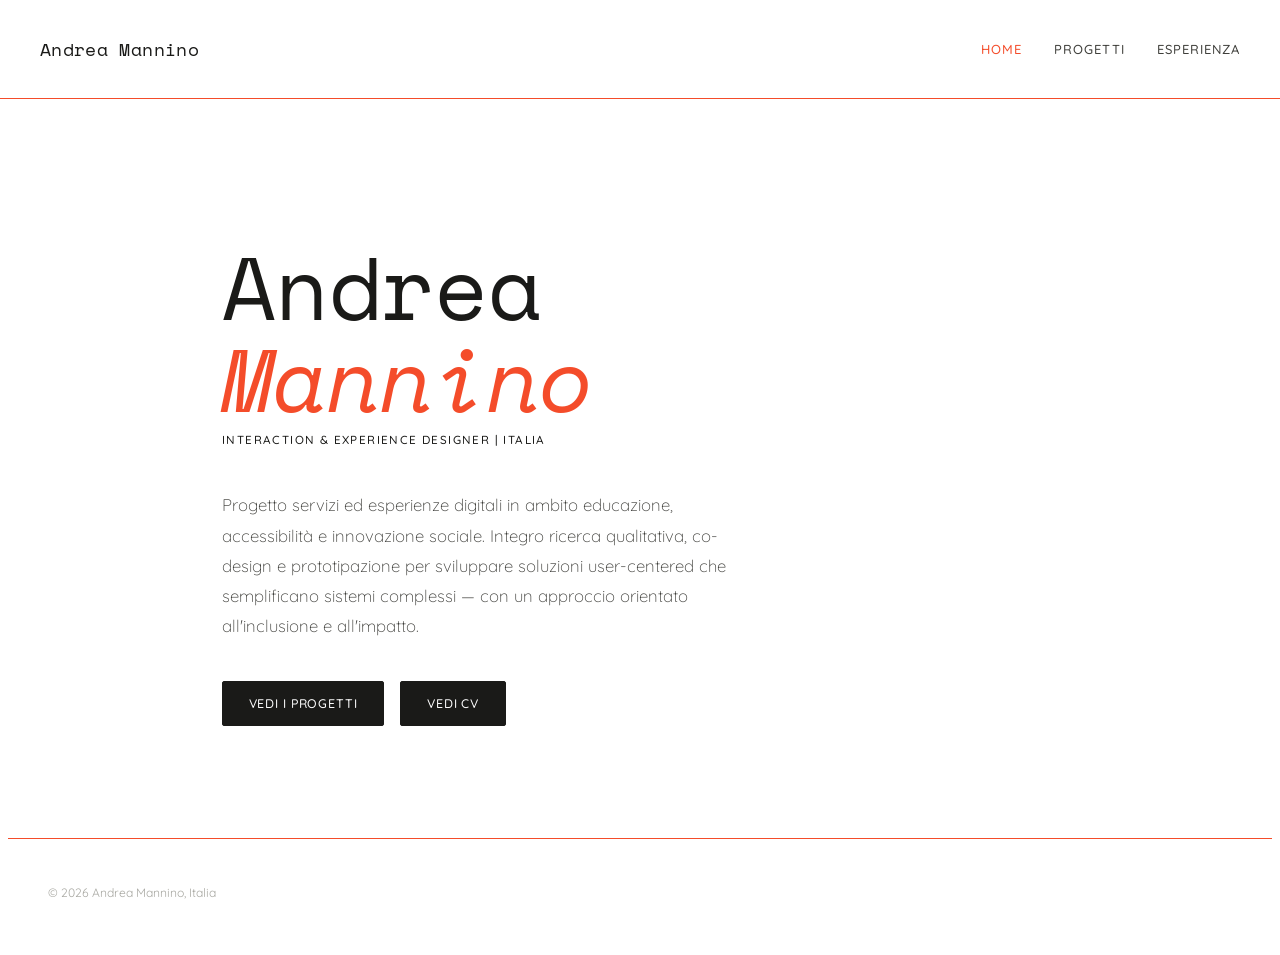
<file: index.html>
<!DOCTYPE html>
<html lang="it">
<head>
  <meta charset="UTF-8" />
  <meta name="viewport" content="width=device-width, initial-scale=1.0" />
  <link rel="preconnect" href="https://fonts.googleapis.com" />
  <link rel="preconnect" href="https://fonts.gstatic.com" crossorigin />
  <link href="https://fonts.googleapis.com/css2?family=Anton&family=Atkinson+Hyperlegible+Mono:ital,wght@0,200..800;1,200..800&family=Lato:ital,wght@0,100;0,300;0,400;0,700;0,900;1,100;1,300;1,400;1,700;1,900&family=Merriweather:ital,opsz,wght@0,18..144,300..900;1,18..144,300..900&family=Quicksand:wght@300..700&family=Space+Mono:ital,wght@0,400;0,700;1,400;1,700&display=swap" rel="stylesheet">
  <link rel="stylesheet" href="style2.css" />
</head>
<body>
  <nav>
    <a href="index.html" class="nav-logo">Andrea Mannino</a>
    <ul class="nav-links">
      <li><a href="index.html" class="active">Home</a></li>
      <li><a href="progetti.html">Progetti</a></li>
      <li><a href="esperienza.html">Esperienza</a></li>
    </ul>
  </nav>
  <!-- ─── HERO ─────────────────────────────────────────────── -->

  <section id="hero">
    <div class="container">
      <h1 class="hero-name fade-up">Andrea<br><em>Mannino</em></h1>
      <span class="hero-tag fade-up">Interaction & Experience Designer | Italia</span>
      <p class="hero-bio fade-up">Progetto servizi ed esperienze digitali in ambito educazione, accessibilità e innovazione sociale. Integro ricerca qualitativa, co-design e prototipazione per sviluppare soluzioni user-centered che semplificano sistemi complessi — con un approccio orientato all'inclusione e all'impatto.</p>
      <div class="hero-actions fade-up">
        <a href="progetti.html" class="btn btn-primary">Vedi i progetti</a>
        <a href="Andrea_Mannino_CV.pdf" target="_blank" rel="noopener noreferrer" class="btn btn-primary">Vedi CV</a>
      </div>
    </div>
  </section>
  <!-- ─── FOOTER ────────────────────────────────────────────── -->

  <footer>
    <p>&#169; 2026 Andrea Mannino, Italia</p>
  </footer>

  <script src="script.js"></script>

</body>
</html>
</file>
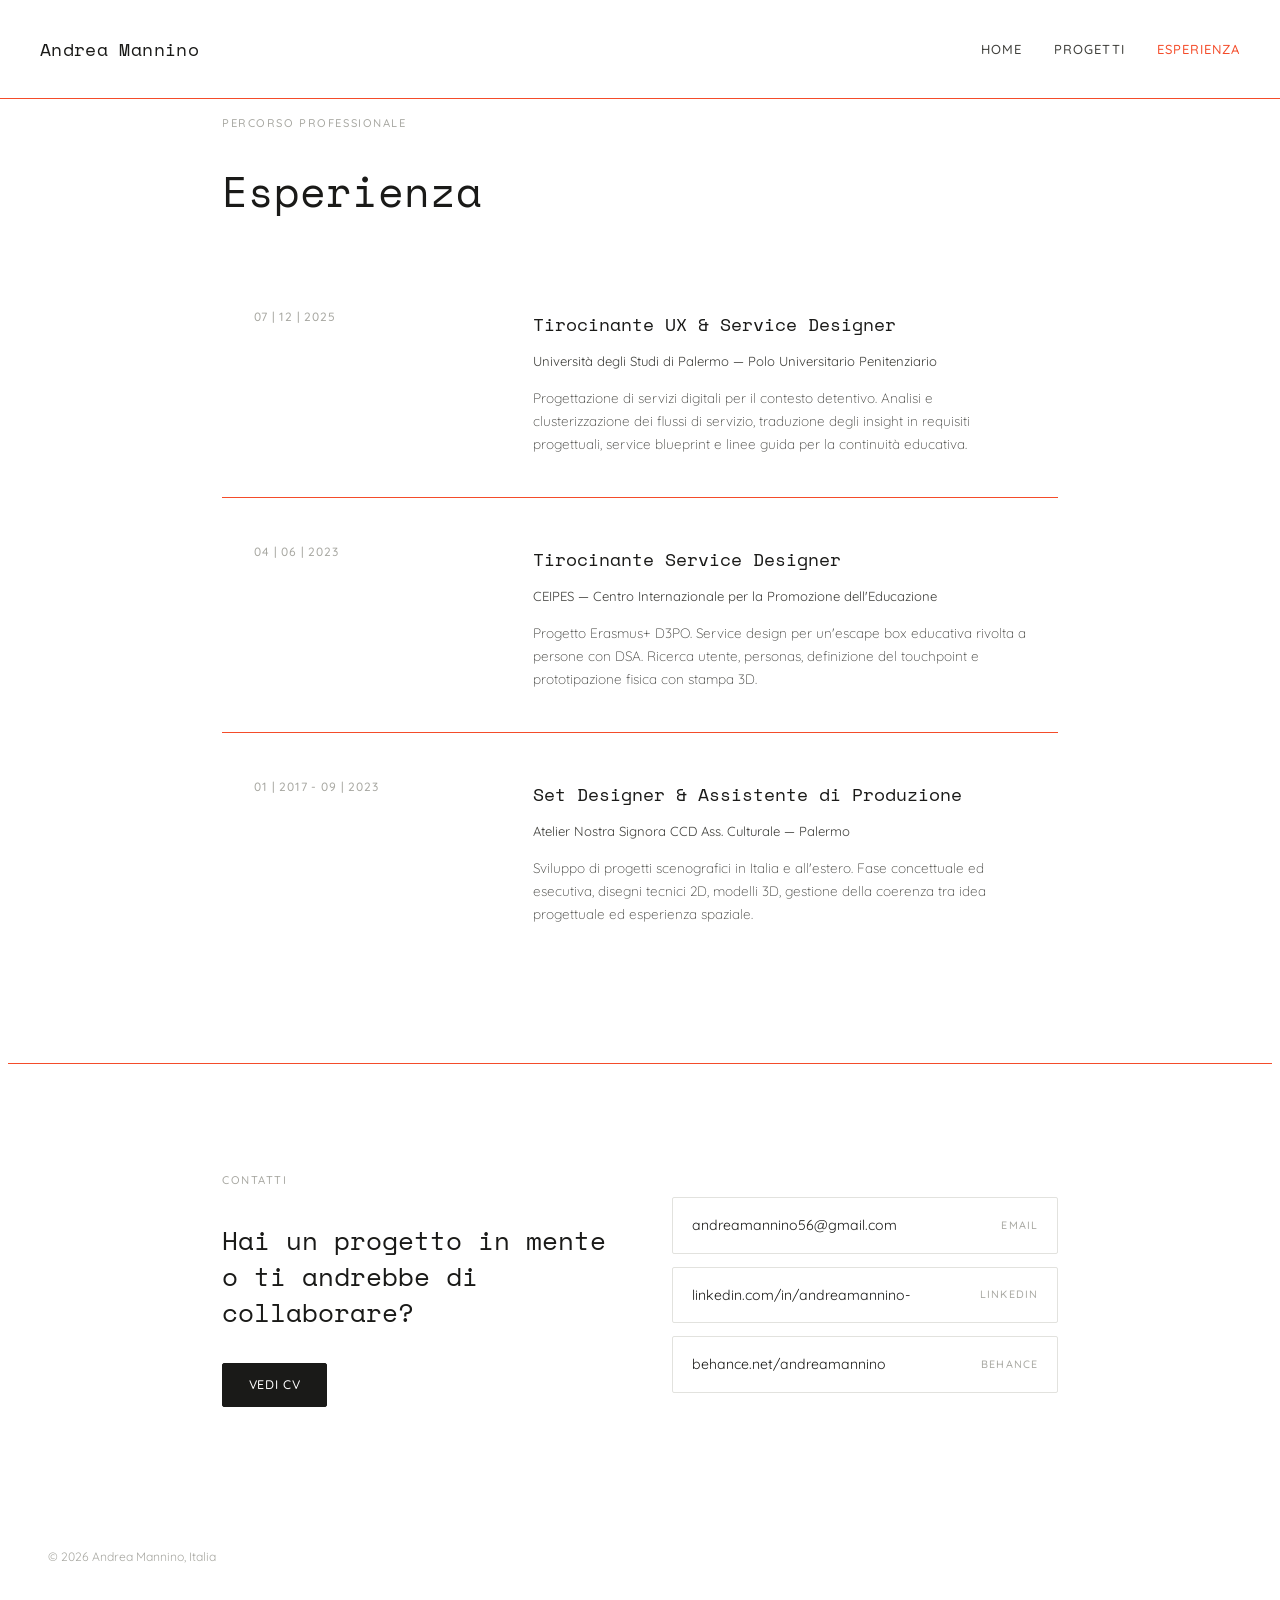
<file: esperienza.html>
<!DOCTYPE html>
<html lang="it">
<head>
  <meta charset="UTF-8" />
  <meta name="viewport" content="width=device-width, initial-scale=1.0" />
  <link rel="preconnect" href="https://fonts.googleapis.com" />
  <link rel="preconnect" href="https://fonts.gstatic.com" crossorigin />
  <link href="https://fonts.googleapis.com/css2?family=Anton&family=Atkinson+Hyperlegible+Mono:ital,wght@0,200..800;1,200..800&family=Lato:ital,wght@0,100;0,300;0,400;0,700;0,900;1,100;1,300;1,400;1,700;1,900&family=Merriweather:ital,opsz,wght@0,18..144,300..900;1,18..144,300..900&family=Quicksand:wght@300..700&family=Space+Mono:ital,wght@0,400;0,700;1,400;1,700&display=swap" rel="stylesheet">
  <link rel="stylesheet" href="style2.css" />
</head>
<body>
  <nav>
    <a href="index.html" class="nav-logo">Andrea Mannino</a>
    <ul class="nav-links">
      <li><a href="index.html">Home</a></li>
      <li><a href="progetti.html">Progetti</a></li>
      <li><a href="esperienza.html" class="active">Esperienza</a></li>
    </ul>
  </nav>
  <!-- ─── ESPERIENZA ────────────────────────────────────────── -->

  <section id="experience">
    <div class="container">
      <p class="section-label">Percorso professionale</p>
      <h2 class="section-title fade-up">Esperienza</h2>
      <div class="exp-list fade-up">
        <div class="exp-item">
          <p class="exp-period">07 | 12 | 2025</p>
          <div>
            <p class="exp-role">Tirocinante UX &amp; Service Designer</p>
            <p class="exp-place">Università degli Studi di Palermo — Polo Universitario Penitenziario</p>
            <p class="exp-desc">Progettazione di servizi digitali per il contesto detentivo. Analisi e clusterizzazione dei flussi di servizio, traduzione degli insight in requisiti progettuali, service blueprint e linee guida per la continuità educativa.</p>
          </div>
        </div>
        <div class="exp-item">
          <p class="exp-period">04 | 06 | 2023</p>
          <div>
            <p class="exp-role">Tirocinante Service Designer</p>
            <p class="exp-place">CEIPES — Centro Internazionale per la Promozione dell'Educazione</p>
            <p class="exp-desc">Progetto Erasmus+ D3PO. Service design per un'escape box educativa rivolta a persone con DSA. Ricerca utente, personas, definizione del touchpoint e prototipazione fisica con stampa 3D.</p>
          </div>
        </div>
        <div class="exp-item">
          <p class="exp-period">01 | 2017 - 09 | 2023</p>
          <div>
            <p class="exp-role">Set Designer &amp; Assistente di Produzione</p>
            <p class="exp-place">Atelier Nostra Signora CCD Ass. Culturale — Palermo</p>
            <p class="exp-desc">Sviluppo di progetti scenografici in Italia e all'estero. Fase concettuale ed esecutiva, disegni tecnici 2D, modelli 3D, gestione della coerenza tra idea progettuale ed esperienza spaziale.</p>
          </div>
        </div>
      </div>
    </div>
  </section>

  <!-- ─── CONTATTI ──────────────────────────────────────────── -->

  <section id="contact">
    <div class="container">
      <p class="section-label">Contatti</p>
      <div class="contact-grid fade-up">
        <div>
          <p class="contact-text">Hai un progetto in mente o ti andrebbe di collaborare?</p>
          <a href="Andrea_Mannino_CV.pdf" target="_blank" rel="noopener noreferrer" class="btn btn-primary">Vedi CV</a>
        </div>
        <div class="contact-links">
          <a href="mailto:andreamannino56@gmail.com" class="contact-link">
            andreamannino56@gmail.com
            <span class="contact-link-label">Email</span>
          </a>
          <a href="https://linkedin.com/in/andreamannino-" target="_blank" rel="noopener noreferrer" class="contact-link">
            linkedin.com/in/andreamannino-
            <span class="contact-link-label">LinkedIn</span>
          </a>
          <a href="https://behance.net/andreamannino" target="_blank" rel="noopener noreferrer" class="contact-link">
            behance.net/andreamannino
            <span class="contact-link-label">Behance</span>
          </a>
        </div>
      </div>
    </div>
  </section>
  <!-- ─── FOOTER ────────────────────────────────────────────── -->

  <footer>
    <p>&#169; 2026 Andrea Mannino, Italia</p>
  </footer>

  <script src="script.js"></script>

</body>
</html>
</file>
<file: style2.css>
:root {
  --bg: #ffffff;
  --bg-card: #ffffff;
  --ink: #1a1a18;
  --ink-soft: #3f3f3b;
  --ink-muted: #a8a8a2;
  --accent: rgba(243, 57, 19, 0.9);
  --accentlink: rgba(243, 57, 19, 0.9);
  --accentlink2: #747f5de6;
  --evident: #1a1a18;
  --border: #e2e2de;
  --serif: 'Space Mono', Georgia, serif;
  --sans: 'Quicksand', system-ui, sans-serif;
  --max: 900px;
}

*, *::before, *::after { box-sizing: border-box;  padding: 0; }

html { scroll-behavior: smooth; }

body {
  background: var(--bg);
  color: var(--ink);
  font-family: var(--sans);
  font-size: 16px;
  line-height: 1.6;
  -webkit-font-smoothing: antialiased;
  cursor: default;
}

/* ─── NAV ─────────────────────────────────────────────── */

nav {
  position: fixed;
  top: 0; left: 0; right: 0;
  z-index: 100;
  display: flex;
  justify-content: space-between;
  align-items: center;
  padding: 1.25rem 2.5rem;
  background: rgba(255, 255, 255, 0.9);
  backdrop-filter: blur(10px);
  border-bottom: 1px solid var(--accent);
}

.nav-logo {
  font-family: var(--serif);
  font-size: 1.1rem;
  font-weight: 400;
  letter-spacing: 0.02em;
  color: var(--ink);
  text-decoration: none;
}

.nav-links {
  display: flex;
  gap: 2rem;
  list-style: none;
}

.nav-links a {
  font-size: 13px;
  font-weight: 500;
  letter-spacing: 0.08em;
  text-transform: uppercase;
  color: var(--ink-soft);
  text-decoration: none;
  transition: color 0.2s;
}

.nav-links a:hover,
.nav-links a.active { color: var(--accent); }

/* ─── LAYOUT BASE ─────────────────────────────────────── */

.container {
  max-width: var(--max);
  margin: 0 auto;
  padding: 0 2rem;
}

section { padding: 6rem 0; }

.highlight     { font-weight: 700; color: var(--evident); }
.highlightlink1 { font-weight: 700; color: var(--accentlink); }
.highlightlink2 { font-weight: 700; color: var(--accentlink2); }
.highlightsoft { font-weight: 700; color: var(--ink-soft); }

.mark {
  position: relative;
  text-transform: uppercase;
  font-weight: 600;
  letter-spacing: 0.04em;
  display: inline;
}
/* colore dell'evidenziazione del testo */
.mark::after {
  content: '';
  position: absolute;
  bottom: 3px;
  left: -10px; right: 15px;
  height: 28px;
  background: var(--mark-color, rgba(200, 69, 42, 0.8));
  transform: skewX(-3deg);
  z-index: -1;
}

/* ─── HERO ─────────────────────────────────────────────── */

#hero {
  padding-top: 10rem;
  padding-bottom: 7rem;
  border-bottom: 1px solid var(--accent);
}

.hero-tag {
  display: inline-block;
  font-size: 0.73rem;
  font-weight: 500;
  letter-spacing: 0.12em;
  text-transform: uppercase;
  color: var(--evident);
  margin-bottom: 1.5rem;
}

.hero-name {
  font-family: var(--serif);
  font-size: clamp(3rem, 8vw, 5.5rem);
  font-weight: 300;
  line-height: 1.05;
  letter-spacing: -0.01em;
  color: var(--ink);
  margin-bottom: 0;
}

.hero-name em {
  font-style: italic;
  color: var(--accent);
}

.hero-bio {
  max-width: 540px;
  font-size: 1.05rem;
  font-weight: 300;
  color: var(--ink-soft);
  line-height: 1.8;
  margin-bottom: 2.5rem;
}

.hero-actions {
  display: flex;
  gap: 1rem;
  flex-wrap: wrap;
}


/* ─── BUTTONS ─────────────────────────────────────────── */



.btn {
  display: inline-block;
  padding: 0.7rem 1.6rem;
  font-family: var(--sans);
  font-size: 0.78rem;
  font-weight: 500;
  letter-spacing: 0.07em;
  text-transform: uppercase;
  text-decoration: none;
  border-radius: 2px;
  transition: all 0.2s;
  cursor: pointer;
}

.btn-primary {
  background: var(--ink);
  color: var(--bg);
  border: 1px solid var(--ink);
}

.btn-primary:hover {
  background: var(--accent);
  border-color: var(--accent);
}

.btn-ghost {
  background: transparent;
  color: var(--ink);
  border: 1px solid var(--border);
}

.btn-ghost:hover { border-color: var(--ink); }


.btn-action {
  display: inline-block;
  margin-top: 2rem;
  padding: 0.65rem 1.4rem;
  font-family: var(--sans);
  font-size: 0.78rem;
  font-weight: 500;
  letter-spacing: 0.07em;
  text-transform: uppercase;
  background: transparent;
  color: var(--ink-soft);
  border: 1px solid var(--border);
  border-radius: 2px;
  cursor: pointer;
  transition: border-color 0.2s, color 0.2s;
}

.btn-action:hover {
  border-color: var(--card-color, var(--accent));
  color: var(--ink);
}

.card-close-row {
  display: none;          /* nascosto di default */
  padding: 0 1.5rem 1.5rem;
}

.card-close-row.visible {
  display: block;
}

/* ─── SECTION HEADER ──────────────────────────────────── */

.section-label {
  font-size: 0.7rem;
  font-weight: 500;
  letter-spacing: 0.14em;
  text-transform: uppercase;
  color: var(--ink-muted);
  margin-bottom: 0.5rem;
}

.section-title {
  font-family: var(--serif);
  font-size: clamp(1.8rem, 4vw, 2.6rem);
  font-weight: 300;
  line-height: 1.15;
  color: var(--ink);
  margin-bottom: 3rem;
}

/* ─── PROJECTS ────────────────────────────────────────── */


#projects { border-bottom: 1px solid var(--accent); }

.projects-grid {
  display: grid;
  grid-template-columns: 1fr 1fr;
  gap: 1rem;
}

.project-card {
  background: var(--bg-card);
  border: 1.5px solid var(--card-color, var(--accent));
  position: relative;
  overflow: visible;
  transition: background 0.2s;
}

.project-card:not(.featured) {
  display: flex;
  flex-direction: column;
}

.project-card:hover { background: #fafaf8; }

.project-card:hover .project-arrow {
  opacity: 1;
  transform: translate(2px, -2px);
}

.project-card.featured { grid-column: 1 / -1; }
.project-card.featured .project-title { font-size: 2.2rem; }
.project-card.wide { grid-column: 1 / -1; }


/* ─── HEADER CARD ─────────────────────────────────────── */

.project-header {
  cursor: pointer;
  padding: 1.8rem;
}

.project-year {
  font-size: 0.7rem;
  font-weight: 500;
  letter-spacing: 0.1em;
  text-transform: uppercase;
  color: var(--ink-muted);
  margin-bottom: 0.7rem;
}

.project-title {
  font-family: var(--serif);
  font-size: 1.6rem;
  font-weight: 400;
  color: var(--ink);
  margin-bottom: 0.5rem;
  line-height: 1.2;
}

.project-desc {
  font-size: 16px;
  color: var(--ink-soft);
  font-weight: 300;
  line-height: 1.50;
  margin-bottom: 1.2rem;
  white-space: pre-line;
}

.project-desc a {
  color: var(--link-line, var(--accent));
  text-decoration: underline;
  text-decoration-color: var(--link-line, var(--accent));
  text-decoration-thickness: 1px;  
  text-underline-offset: 2px;
  font-weight: 500;
  transition: opacity 0.2s;
}

.project-desc a:hover { opacity: 0.7; }

.project-desc2 {
  font-size: 0.87rem;
  color: var(--ink);
  font-weight: 300;
  line-height: 1.65;
  margin-bottom: 1.2rem;
}

.project-tags {
  display: flex;
  flex-wrap: wrap;
  gap: 0.4rem;
}

.tag {
  font-size: 0.67rem;
  font-weight: 500;
  letter-spacing: 0.08em;
  text-transform: uppercase;
  color: var(--ink-soft);
  border: 1px solid var(--border);
  border-radius: 2px;
  padding: 0.2rem 0.55rem;
  background: var(--bg);
}

.project-arrow {
  position: absolute;
  top: 1.5rem;
  right: 2rem;
  font-size: 1rem;
  color: var(--accent);
  opacity: 0;
  transition: all 0.2s;
}

.featured-badge {
  display: inline-block;
  font-size: 0.63rem;
  font-weight: 500;
  letter-spacing: 0.1em;
  text-transform: uppercase;
  color: var(--accent);
  border: 1px solid var(--accent);
  border-radius: 2px;
  padding: 0.15rem 0.5rem;
  margin-bottom: 0.8rem;
}

/* ─── CARD OSCURATA ───────────────────────────────────── */

.project-card.soon { 
  pointer-events: none; /*blocca il click*/
 }

.project-card.soon::before {
  content: '.See you soon.';
  position: absolute;
  inset: -2px;          /* copre anche il bordo */
  z-index: 10;
  display: flex;
  align-items: center;
  justify-content: center;
  background: rgba(255, 255, 255, 0.85);
  backdrop-filter: blur(3px);
  -webkit-backdrop-filter: blur(3px);
  font-family: var(--serif);
  font-size: 1.5rem;
  font-weight: 400;
  font-style: italic;
  letter-spacing: 0.08em;
  color: var(--ink-muted);
}
/* ─── ACCORDION ───────────────────────────────────────── */

/* Chiuso */
.project-detail-container {
  max-height: 0;
  overflow: hidden;
  transition: max-height 0.45s ease, padding 0.45s ease, opacity 0.3s ease;
  display: grid;
  grid-template-columns: minmax(0, 1.25fr) minmax(280px, 0.75fr);
  column-gap: 2rem;
  align-items: start;
  padding: 0 1.5rem;
}

/* Aperto */
.project-detail-container.open {
  max-height: none;
  overflow: visible;
  padding: 0 1.5rem 2rem;
}

/* In chiusura — JS aggiunge questa classe, poi rimuove .open */
.project-detail-container.closing {
  overflow: hidden;
  opacity: 0;
  transition: max-height 0.4s ease, opacity 0.25s ease, padding 0.4s ease;
}

/* ─── COLONNE DETTAGLIO ───────────────────────────────── */

/* Colonna sinistra — immagini/video */
.detail-col--visual {
  display: flex;
  flex-direction: column;
  gap: 2rem;
  overflow: visible;
  align-items: flex-end;
}

/* Colonna destra — testo */
.detail-col--text {
  display: flex;
  flex-direction: column;
  min-width: 0;
}

/* ─── REVEAL PROGRESSIVO ─────────────────────────────── */

/* Stato iniziale: nascosto, pronto per reveal */
.detail-col--visual > *,
.detail-col--text > * {
  opacity: 0;
  transform: translateY(20px);
  transition: opacity 0.45s ease, transform 0.45s ease;
}

/* Visibile dopo che IntersectionObserver lo raggiunge */
.detail-col--visual > *.revealed,
.detail-col--text > *.revealed {
  opacity: 1;
  transform: translateY(0);
}

/* ─── IMMAGINI DETAIL ─────────────────────────────────── */

.detail-img {
  display: block;
  height: auto;
  border-radius: 2px;
  object-fit: cover;
  max-width: none;
  flex-shrink: 0;
}

.img-row {
  display: flex;
  gap: 2rem;
  align-items: flex-start;
  flex-shrink: 0;        /* si comporta come un'immagine singola */
}

.detail-img[data-size="full"]   { width: 100%; }
.detail-img[data-size="xs"]    { width: 200px; }
.detail-img[data-size="sm"]    { width: 250px; }
.detail-img[data-size="md"]    { width: 400px; }
.detail-img[data-size="lg"]    { width: 500px; }
.detail-img[data-size="xl"]    { width: 600px; }
.detail-img[data-size="xxl"]   { width: 760px; }
.detail-img[data-size="bleed"] { width: 860px; }

/* ─── VIDEO ───────────────────────────────────────────── */

.video-wrapper {
  position: relative;
  display: block;
  aspect-ratio: 16 / 9;
  flex-shrink: 0;
}

.video-wrapper iframe {
  position: absolute;
  inset: 0;
  width: 100%;
  height: 100%;
  border: 0;
}

.video-wrapper[data-size="sm"]    { width: 300px; }
.video-wrapper[data-size="md"]    { width: 400px; }
.video-wrapper[data-size="lg"]    { width: 500px; }
.video-wrapper[data-size="xl"]    { width: 600px; }
.video-wrapper[data-size="xxl"]   { width: 760px; }
.video-wrapper[data-size="bleed"] { width: 860px; }



/* ─── CASE STUDY ──────────────────────────────────────── */

#casestudy { border-bottom: 1px solid var(--border); }

.cs-header { margin-bottom: 3rem; }

.cs-meta {
  display: flex;
  column-gap: 4.63rem;
  row-gap: 2rem;
  margin-bottom: 2rem;
  flex-wrap: wrap;
  padding-bottom: 2rem;
  border-bottom: 1px solid var(--border);
}

.cs-meta-label {
  font-size: 0.68rem;
  font-weight: 500;
  letter-spacing: 0.1em;
  text-transform: uppercase;
  color: var(--ink-muted);
  margin-bottom: 0.3rem;
}

.cs-meta-value {
  font-size: 0.9rem;
  color: var(--ink);
  font-weight: 400;
}

.cs-body {
  display: grid;
  grid-template-columns: 1fr 1fr;
  gap: 1.5px;
  background: var(--border);
  border: 1.5px solid var(--border);
  margin-bottom: 2rem;
}

.cs-block {
  background: var(--bg-card);
  padding: 2rem;
}

.cs-block-label {
  font-size: 0.68rem;
  font-weight: 500;
  letter-spacing: 0.1em;
  text-transform: uppercase;
  color: var(--accent);
  margin-bottom: 0.8rem;
}

.cs-block p {
  font-size: 0.9rem;
  color: var(--ink-soft);
  font-weight: 300;
  line-height: 1.75;
}

.cs-image-placeholder {
  grid-column: 1 / -1;
  height: 260px;
  display: flex;
  align-items: center;
  justify-content: center;
  font-family: var(--serif);
  font-style: italic;
  color: var(--ink-muted);
  font-size: 0.95rem;
  overflow: hidden;
}

.cs-image-placeholder img {
  width: 130%;
  height: auto;
  object-fit: cover;
  display: block;
  object-position: center 30%;
  transition: filter 0.3s ease;
}

.cs-title-sub {
  font-size: 2.2rem;
  font-family: var(--serif);
  font-style: italic;
  color: var(--ink-soft);
}

/* ─── EXPERIENCE ──────────────────────────────────────── */

#experience { border-bottom: 1px solid var(--accent); }

.exp-list {
  display: flex;
  flex-direction: column;
  gap: 1px;
  background: var(--accent);
 /*border: 1.5px solid var(--border);*/
}

.exp-item {
  background: var(--bg-card);
  padding: 1.8rem 2rem;
  display: grid;
  grid-template-columns: 1fr 2fr;
  gap: 2rem;
  align-items: start;
}

.exp-period {
  font-size: 0.75rem;
  font-weight: 500;
  letter-spacing: 0.07em;
  color: var(--ink-muted);
  padding-top: 0.15rem;
}

.exp-role {
  font-family: var(--serif);
  font-size: 1.1rem;
  font-weight: 400;
  color: var(--ink);
  margin-bottom: 0.2rem;
}

.exp-place {
  font-size: 0.82rem;
  color: var(--ink-soft);
  margin-bottom: 0.6rem;
}

.exp-desc {
  font-size: 0.85rem;
  color: var(--ink-soft);
  font-weight: 300;
  line-height: 1.7;
}

/* ─── CONTACT ─────────────────────────────────────────── */

.contact-grid {
  display: grid;
  grid-template-columns: 1fr 1fr;
  gap: 4rem;
  align-items: start;
}

.contact-text {
  font-family: var(--serif);
  font-size: 1.6rem;
  font-weight: 300;
  line-height: 1.4;
  color: var(--ink);
  margin-bottom: 2rem;
}

.contact-links {
  display: flex;
  flex-direction: column;
  gap: 0.8rem;
}

.contact-link {
  display: flex;
  align-items: center;
  gap: 0.8rem;
  text-decoration: none;
  color: var(--ink);
  font-size: 0.88rem;
  font-weight: 400;
  padding: 1rem 1.2rem;
  border: 1px solid var(--border);
  border-radius: 2px;
  background: var(--bg-card);
  transition: all 0.2s;
}

.contact-link:hover {
  border-color: var(--ink);
  color: var(--accent);
}

.contact-link-label {
  font-size: 0.67rem;
  font-weight: 500;
  letter-spacing: 0.1em;
  text-transform: uppercase;
  color: var(--ink-muted);
  margin-left: auto;
}

/* ─── FOOTER ──────────────────────────────────────────── */

footer {
 /*  border-top: 1px solid var(--accent); */
  padding: 2rem 2.5rem;
  display: flex;
  justify-content: space-between;
  align-items: center;
}

footer p {
  font-size: 0.76rem;
  color: var(--ink-muted);
}

/* ─── ANIMAZIONI ──────────────────────────────────────── */

.fade-up {
  opacity: 0;
  transform: translateY(20px);
  transition: opacity 0.55s ease, transform 0.55s ease;
}

.fade-up.visible {
  opacity: 1;
  transform: translateY(0);
}

/* ─── RESPONSIVE ──────────────────────────────────────── */

@media (max-width: 768px) {

  /* ─── NAV ─── */
  nav {
    padding: 1rem 1.25rem;
  }
  .nav-links { gap: 1rem; }
  .nav-links a { font-size: 11px; }

  /* ─── LAYOUT ─── */
  .container { padding: 0 1.25rem; }
  section { padding: 4rem 0; }

  /* ─── HERO ─── */
  #hero {
    padding-top: 7rem;
    padding-bottom: 4rem;
  }
  .hero-bio { max-width: 100%; }

  /* ─── PROGETTI ─── */
  .projects-grid { grid-template-columns: 1fr; }
  .project-card.featured .project-title { font-size: 1.6rem; }

  /* ─── ACCORDION ─── */
  .project-detail-container {
    grid-template-columns: 1fr;
    padding: 0 1.25rem;
  }
  .project-detail-container.open {
    padding: 0.75rem 1.25rem 2rem;
  }
  .detail-col--text   { order: 1; }
  .detail-col--visual { order: 2; align-items: flex-start; }
  .detail-col--visual > * {
    width: 100% !important;
    max-width: 100%;
    flex-shrink: 1;
  }

  /* ─── IMG ROW ─── */
  .img-row { flex-direction: column; }
  .img-row .detail-img { width: 100% !important; }

  /* ─── CASE STUDY ─── */
  .cs-body { grid-template-columns: 1fr; }
  .cs-image-placeholder {
    grid-column: 1;
    height: 180px;
  }

  /* ─── EXPERIENCE ─── */
  .exp-item {
    grid-template-columns: 1fr;
    gap: 0.5rem;
  }

  /* ─── CONTACT ─── */
  .contact-grid {
    grid-template-columns: 1fr;
    gap: 2rem;
  }

  /* ─── FOOTER ─── */
  footer {
    flex-direction: column;
    gap: 0.5rem;
    text-align: center;
    padding: 1.5rem 1.25rem;
  }
}
</file>
